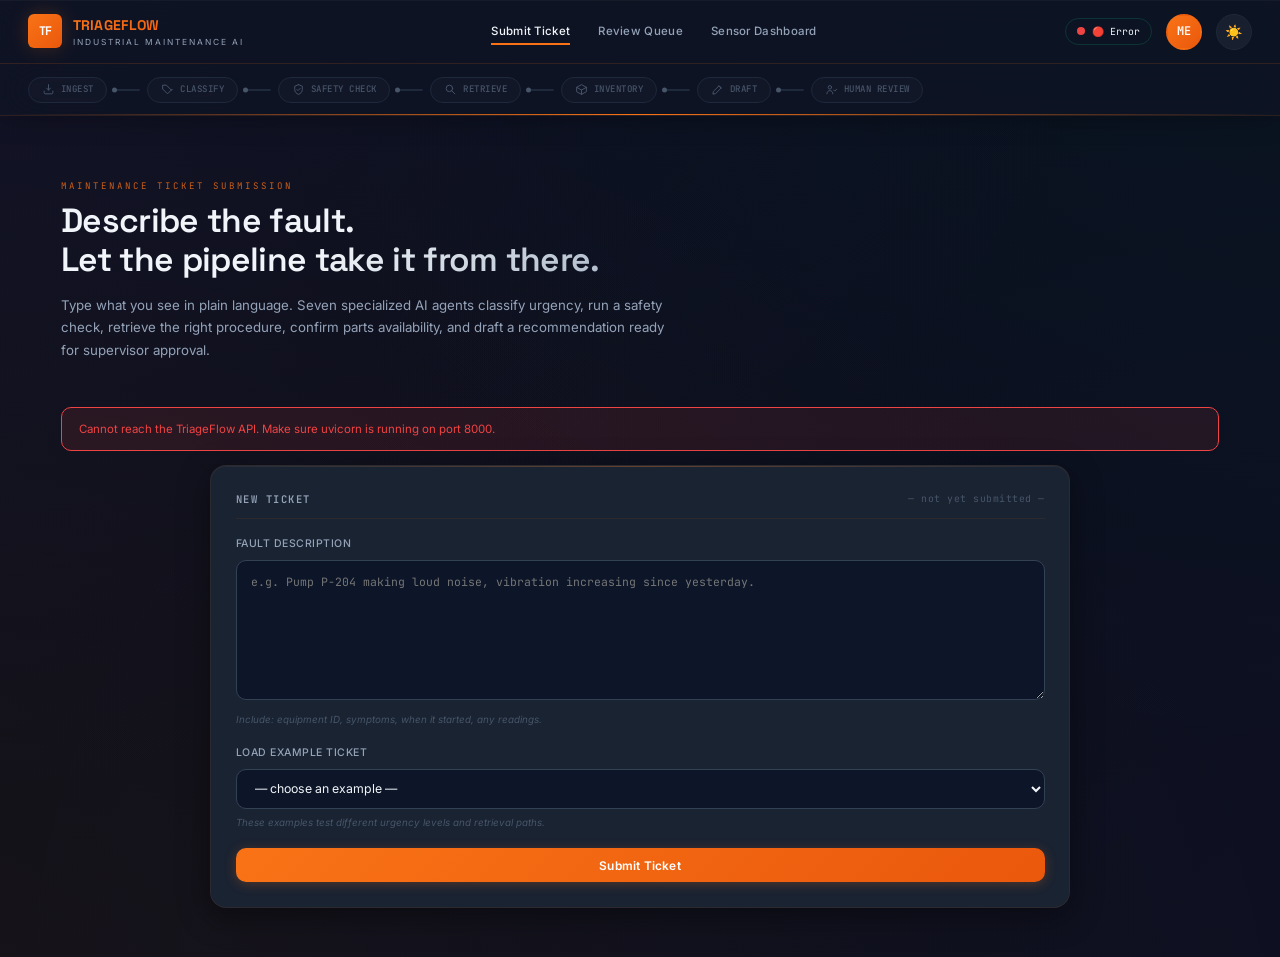
<file: frontend/index.html>
<!doctype html>
<html lang="en">
  <head>
    <meta charset="UTF-8" />
    <meta name="viewport" content="width=device-width, initial-scale=1.0" />
    <title>TriageFlow — Submit Ticket</title>
    <link rel="stylesheet" href="style.css" />
  </head>
  <body>
    <nav class="nav">
      <a href="index.html" class="nav-brand">
        <div class="nav-logo">TF</div>
        <div>
          <div class="nav-title">TRIAGEFLOW</div>
          <div class="nav-subtitle">Industrial Maintenance AI</div>
        </div>
      </a>
      <div class="nav-links">
        <a href="index.html" class="nav-link active">Submit Ticket</a>
        <a href="review.html" class="nav-link">Review Queue</a>
        <a href="dashboard.html" class="nav-link">Sensor Dashboard</a>
      </div>
      <div class="nav-right">
        <div class="nav-status">
          <div class="status-dot" id="status-dot"></div>
          <span id="status-text">Connecting...</span>
        </div>
        <div class="user-avatar" title="Maintenance Engineer">ME</div>
        <button class="theme-toggle" id="theme-toggle" title="Toggle theme">☀️</button>
      </div>
    </nav>

    <div class="pipeline-bar" id="pipeline-bar">
      <div class="pipeline-step">
        <span class="step-label" id="step-ingest">
          <svg class="step-icon" viewBox="0 0 24 24" fill="none" stroke="currentColor" stroke-width="1.8" stroke-linecap="round" stroke-linejoin="round"><path d="M12 3v10m0 0l-3.5-3.5M12 13l3.5-3.5"/><path d="M4 15v3a2 2 0 0 0 2 2h12a2 2 0 0 0 2-2v-3"/></svg>
          <span class="step-text">Ingest</span>
        </span>
      </div>
      <span class="step-arrow">→</span>
      <div class="pipeline-step">
        <span class="step-label" id="step-classify">
          <svg class="step-icon" viewBox="0 0 24 24" fill="none" stroke="currentColor" stroke-width="1.8" stroke-linecap="round" stroke-linejoin="round"><path d="M20 12l-8 8-9-9V4h7l9 9z"/></svg>
          <span class="step-text">Classify</span>
        </span>
      </div>
      <span class="step-arrow">→</span>
      <div class="pipeline-step">
        <span class="step-label" id="step-safety">
          <svg class="step-icon" viewBox="0 0 24 24" fill="none" stroke="currentColor" stroke-width="1.8" stroke-linecap="round" stroke-linejoin="round"><path d="M12 3l7 3v6c0 4.5-3 7.5-7 9-4-1.5-7-4.5-7-9V6l7-3z"/><path d="M9 12l2 2 4-4"/></svg>
          <span class="step-text">Safety Check</span>
        </span>
      </div>
      <span class="step-arrow">→</span>
      <div class="pipeline-step">
        <span class="step-label" id="step-retrieve">
          <svg class="step-icon" viewBox="0 0 24 24" fill="none" stroke="currentColor" stroke-width="1.8" stroke-linecap="round" stroke-linejoin="round"><circle cx="10" cy="10" r="6"/><path d="M20 20l-5.5-5.5"/></svg>
          <span class="step-text">Retrieve</span>
        </span>
      </div>
      <span class="step-arrow">→</span>
      <div class="pipeline-step">
        <span class="step-label" id="step-inventory">
          <svg class="step-icon" viewBox="0 0 24 24" fill="none" stroke="currentColor" stroke-width="1.8" stroke-linecap="round" stroke-linejoin="round"><path d="M21 8l-9-5-9 5 9 5 9-5z"/><path d="M3 8v8l9 5 9-5V8"/><path d="M12 13v8"/></svg>
          <span class="step-text">Inventory</span>
        </span>
      </div>
      <span class="step-arrow">→</span>
      <div class="pipeline-step">
        <span class="step-label" id="step-draft">
          <svg class="step-icon" viewBox="0 0 24 24" fill="none" stroke="currentColor" stroke-width="1.8" stroke-linecap="round" stroke-linejoin="round"><path d="M4 20h4l11-11-4-4L4 16v4z"/><path d="M14.5 5.5l4 4"/></svg>
          <span class="step-text">Draft</span>
        </span>
      </div>
      <span class="step-arrow">→</span>
      <div class="pipeline-step">
        <span class="step-label" id="step-review">
          <svg class="step-icon" viewBox="0 0 24 24" fill="none" stroke="currentColor" stroke-width="1.8" stroke-linecap="round" stroke-linejoin="round"><circle cx="9" cy="8" r="3.2"/><path d="M3.5 20c0-3.5 2.5-6 5.5-6s5.5 2.5 5.5 6"/><path d="M16 13l2 2 3.5-3.5"/></svg>
          <span class="step-text">Human Review</span>
        </span>
      </div>
    </div>

    <div class="page-container">
      <div class="hero">
        <div class="page-eyebrow">Maintenance Ticket Submission</div>
        <div class="page-title">Describe the fault.<br/>Let the pipeline take it from there.</div>
        <div class="page-desc">
          Type what you see in plain language. Seven specialized AI agents classify
          urgency, run a safety check, retrieve the right procedure, confirm parts
          availability, and draft a recommendation ready for supervisor approval.
        </div>
      </div>

      <div class="analytics-grid">
        <div class="analytics-card">
          <svg class="analytics-icon" viewBox="0 0 24 24" fill="none" stroke="currentColor" stroke-width="1.6"><path d="M4 6h16M4 12h16M4 18h10"/></svg>
          <div class="analytics-label">Total Tickets</div>
          <div class="analytics-value">0</div>
          <div class="analytics-change positive">Loading...</div>
        </div>
        <div class="analytics-card">
          <svg class="analytics-icon" viewBox="0 0 24 24" fill="none" stroke="currentColor" stroke-width="1.6"><circle cx="12" cy="12" r="8"/><path d="M12 8v4l3 2"/></svg>
          <div class="analytics-label">Avg Resolution</div>
          <div class="analytics-value">0h</div>
          <div class="analytics-change positive">Loading...</div>
        </div>
        <div class="analytics-card">
          <svg class="analytics-icon" viewBox="0 0 24 24" fill="none" stroke="currentColor" stroke-width="1.6"><path d="M12 3l9 16H3l9-16z"/><path d="M12 10v4M12 17h.01"/></svg>
          <div class="analytics-label">Critical Issues</div>
          <div class="analytics-value">0</div>
          <div class="analytics-change negative">Loading...</div>
        </div>
        <div class="analytics-card">
          <svg class="analytics-icon" viewBox="0 0 24 24" fill="none" stroke="currentColor" stroke-width="1.6"><path d="M4 12l5 5L20 6"/></svg>
          <div class="analytics-label">Success Rate</div>
          <div class="analytics-value">0%</div>
          <div class="analytics-change positive">Loading...</div>
        </div>
      </div>

      <div id="alert-area"></div>

      <div class="form-column">
        <div class="card">
          <div class="card-header">
            <span class="card-title">New Ticket</span>
            <span class="ticket-id" id="new-ticket-id">— not yet submitted —</span>
          </div>
          <div class="form-group">
            <label class="form-label" for="ticket-text">Fault Description</label>
            <textarea class="form-textarea" id="ticket-text" rows="6"
              placeholder="e.g. Pump P-204 making loud noise, vibration increasing since yesterday."></textarea>
            <div class="form-hint">Include: equipment ID, symptoms, when it started, any readings.</div>
          </div>
          <div class="form-group">
            <label class="form-label" for="example-select">Load Example Ticket</label>
            <select class="form-input" id="example-select">
              <option value="">— choose an example —</option>
              <option value="Pump P-204 making loud noise, vibration increasing since yesterday. Temperature reading normal. Bearing housing hot to the touch.">P-204 Pump — Vibration / Bearing Heat</option>
              <option value="Compressor C-11 has stopped operating completely. Production is halted. Gas lift injection has ceased.">C-11 Compressor — Complete Failure / Production Halt</option>
              <option value="Motor M-18 temperature slightly higher than normal. No other symptoms observed.">M-18 Motor — Slight Temperature Increase (Ambiguous)</option>
              <option value="Gas leak detected near Compressor C-305 skid. Gas detector alarm active. Area partially evacuated.">C-305 — Gas Leak (Safety Critical)</option>
              <option value="Heat exchanger HX-77 outlet temperature gradually declining over the past week. No sudden changes.">HX-77 — Gradual Fouling (Routine)</option>
            </select>
            <div class="form-hint">These examples test different urgency levels and retrieval paths.</div>
          </div>
          <button class="btn btn-primary btn-full" id="submit-btn" onclick="handleSubmit()">Submit Ticket</button>
        </div>

        <div class="card" id="result-card" style="display:none;">
          <div class="card-header">
            <span class="card-title">Submission Result</span>
            <span class="badge badge-medium" id="result-status-badge">Processing</span>
          </div>
          <div class="field-row">
            <div class="field">
              <div class="field-label">Ticket ID</div>
              <div class="field-value" style="font-family:var(--font-mono);font-size:0.82rem;" id="result-ticket-id">—</div>
            </div>
            <div class="field">
              <div class="field-label">Status</div>
              <div class="field-value" id="result-status">—</div>
            </div>
          </div>
          <div class="alert alert-info" style="margin-top:0.75rem;">
            ℹ The AI pipeline is running. Once it reaches the review stage a supervisor can
            act on it in the <a href="review.html" style="color:var(--accent-orange);text-decoration:none;font-weight:600;">Review Queue</a>.
          </div>
          <div style="margin-top:1rem;display:flex;gap:0.5rem;flex-wrap:wrap;">
            <button class="btn btn-edit btn-sm" onclick="resetForm()">Submit Another Ticket</button>
            <a href="review.html" class="btn btn-primary btn-sm">Go to Review Queue →</a>
            <a href="dashboard.html" class="btn btn-edit btn-sm">View Dashboard →</a>
          </div>
        </div>
      </div>
    </div>

    <div class="toast-container" id="toast-container"></div>
    <script src="api.js"></script>
    <script src="app.js"></script>
  </body>
</html>
</file>
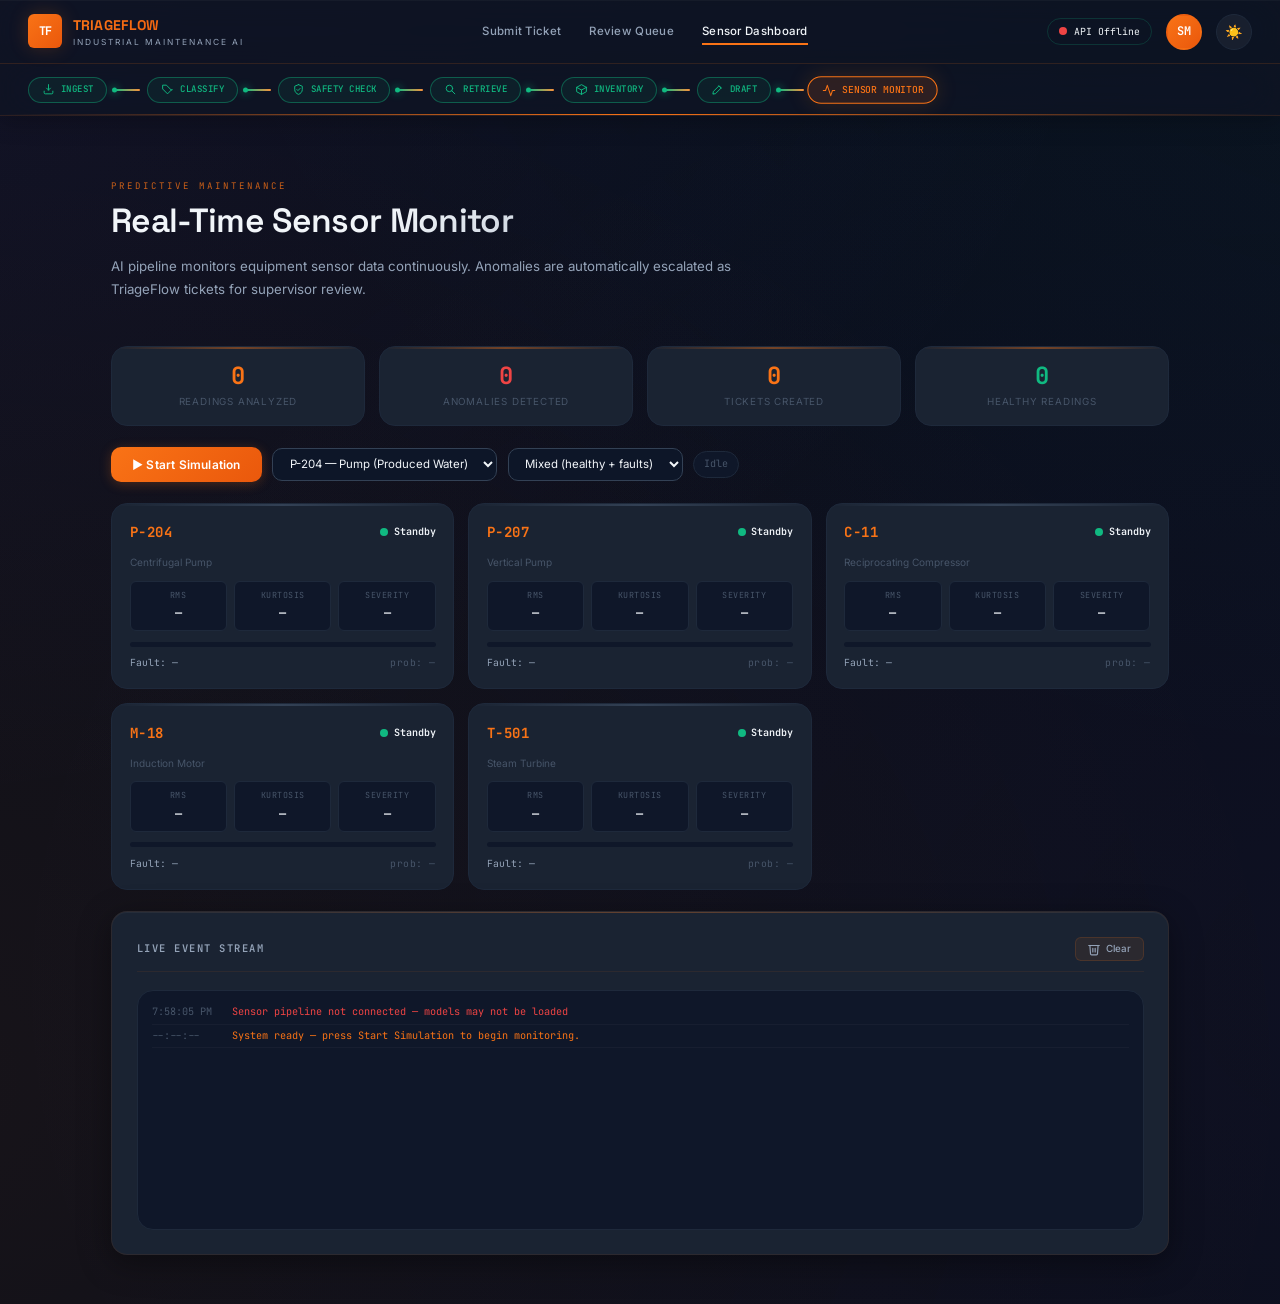
<file: frontend/dashboard.html>
<!doctype html>
<html lang="en">
  <head>
    <meta charset="UTF-8" />
    <meta name="viewport" content="width=device-width, initial-scale=1.0" />
    <title>TriageFlow — Sensor Dashboard</title>
    <link rel="stylesheet" href="style.css" />
    <style>
      .sensor-grid {
        display: grid;
        grid-template-columns: repeat(auto-fit, minmax(280px, 1fr));
        gap: 1rem;
        margin-bottom: 1.5rem;
      }
      .sensor-card {
        background: var(--bg-card);
        border: 1px solid var(--border-default);
        border-radius: var(--radius-lg);
        padding: 1.25rem;
        transition:
          border-color 0.3s,
          box-shadow 0.3s;
        position: relative;
        overflow: hidden;
      }
      .sensor-card::before {
        content: "";
        position: absolute;
        top: 0;
        left: 0;
        right: 0;
        height: 2px;
        background: linear-gradient(
          90deg,
          transparent,
          var(--border-bright),
          transparent
        );
        transition: background 0.3s;
      }
      .sensor-card.anomaly {
        border-color: var(--red);
        box-shadow: 0 0 20px rgba(239, 68, 68, 0.15);
      }
      .sensor-card.anomaly::before {
        background: linear-gradient(
          90deg,
          transparent,
          var(--red),
          transparent
        );
      }
      .sensor-card.healthy {
        border-color: var(--green);
        box-shadow: 0 0 12px rgba(16, 185, 129, 0.08);
      }
      .sensor-card.healthy::before {
        background: linear-gradient(
          90deg,
          transparent,
          var(--green),
          transparent
        );
      }
      .sensor-card-header {
        display: flex;
        justify-content: space-between;
        align-items: center;
        margin-bottom: 0.75rem;
      }
      .equipment-id {
        font-family: var(--font-mono);
        font-size: 1rem;
        font-weight: 700;
        color: var(--accent-orange);
        letter-spacing: 0.5px;
      }
      .status-indicator {
        display: flex;
        align-items: center;
        gap: 0.4rem;
        font-size: 0.72rem;
        font-weight: 600;
        font-family: var(--font-mono);
      }
      .status-dot-live {
        width: 8px;
        height: 8px;
        border-radius: 50%;
      }
      .status-dot-live.red {
        background: var(--red);
        animation: dotPulse 1s infinite;
      }
      .status-dot-live.green {
        background: var(--green);
        animation: dotPulse 2s infinite;
      }
      .status-dot-live.idle {
        background: var(--text-muted);
      }
      .metric-row {
        display: grid;
        grid-template-columns: 1fr 1fr 1fr;
        gap: 0.5rem;
        margin-bottom: 0.75rem;
      }
      .metric {
        text-align: center;
        background: var(--bg-card-deep);
        border-radius: var(--radius-sm);
        padding: 0.5rem 0.25rem;
        border: 1px solid var(--border-default);
      }
      .metric-label {
        font-size: 0.6rem;
        color: var(--text-muted);
        text-transform: uppercase;
        letter-spacing: 0.5px;
        font-family: var(--font-mono);
      }
      .metric-value {
        font-family: var(--font-mono);
        font-size: 0.85rem;
        font-weight: 600;
        color: var(--text-primary);
        margin-top: 0.15rem;
      }
      .anomaly-bar-wrap {
        height: 5px;
        background: var(--bg-card-deep);
        border-radius: 3px;
        overflow: hidden;
        margin-bottom: 0.6rem;
      }
      .anomaly-bar {
        height: 100%;
        border-radius: 3px;
        transition:
          width 0.5s ease,
          background 0.3s;
      }
      .fault-row {
        display: flex;
        justify-content: space-between;
        align-items: center;
      }
      .fault-label {
        font-family: var(--font-mono);
        font-size: 0.7rem;
        color: var(--text-secondary);
      }
      .prob-label {
        font-family: var(--font-mono);
        font-size: 0.68rem;
        color: var(--text-muted);
      }
      .stream-log {
        background: var(--bg-card-deep);
        border: 1px solid var(--border-default);
        border-radius: var(--radius-lg);
        height: 240px;
        overflow-y: auto;
        padding: 0.75rem 1rem;
        font-family: var(--font-mono);
        font-size: 0.73rem;
      }
      .log-entry {
        padding: 0.22rem 0;
        border-bottom: 1px solid rgba(255, 255, 255, 0.03);
        display: flex;
        gap: 0.75rem;
        animation: fadeIn 0.2s ease;
      }
      .log-time {
        color: var(--text-muted);
        flex-shrink: 0;
        min-width: 70px;
      }
      .log-normal {
        color: var(--green);
      }
      .log-fault {
        color: var(--red);
      }
      .log-info {
        color: var(--accent-orange);
      }
      .stats-row {
        display: grid;
        grid-template-columns: repeat(4, 1fr);
        gap: 1rem;
        margin-bottom: 1.5rem;
      }
      .stat-box {
        background: var(--bg-card);
        border: 1px solid var(--border-default);
        border-radius: var(--radius-lg);
        padding: 1.1rem 1.25rem;
        text-align: center;
        transition:
          border-color 0.3s,
          transform 0.2s;
        position: relative;
        overflow: hidden;
      }
      .stat-box::before {
        content: "";
        position: absolute;
        top: 0;
        left: 0;
        right: 0;
        height: 2px;
        background: linear-gradient(
          90deg,
          transparent,
          var(--accent-orange),
          transparent
        );
        opacity: 0.4;
      }
      .stat-box:hover {
        border-color: rgba(249, 115, 22, 0.25);
        transform: translateY(-2px);
      }
      .stat-number {
        font-family: var(--font-mono);
        font-size: 1.7rem;
        font-weight: 700;
        color: var(--accent-orange);
        line-height: 1.2;
        transition: all 0.3s;
      }
      .stat-label {
        font-size: 0.7rem;
        color: var(--text-muted);
        text-transform: uppercase;
        letter-spacing: 0.8px;
        margin-top: 0.25rem;
      }
      .controls-bar {
        display: flex;
        gap: 0.75rem;
        align-items: center;
        margin-bottom: 1.5rem;
        flex-wrap: wrap;
      }
      .select-input {
        background: var(--bg-input);
        border: 1px solid var(--border-bright);
        border-radius: var(--radius-md);
        color: var(--text-primary);
        font-family: var(--font-ui);
        font-size: 0.82rem;
        padding: 0.55rem 0.9rem;
        outline: none;
        transition: border-color 0.2s;
        cursor: pointer;
      }
      .select-input:focus {
        border-color: var(--accent-orange);
        box-shadow: 0 0 0 3px var(--accent-orange-dim);
      }
      .sim-status-chip {
        font-family: var(--font-mono);
        font-size: 0.72rem;
        color: var(--text-muted);
        padding: 0.3rem 0.7rem;
        background: var(--bg-card-deep);
        border: 1px solid var(--border-default);
        border-radius: 20px;
      }
      @keyframes fadeIn {
        from {
          opacity: 0;
          transform: translateY(-3px);
        }
        to {
          opacity: 1;
          transform: translateY(0);
        }
      }
      @media (max-width: 768px) {
        .stats-row {
          grid-template-columns: repeat(2, 1fr);
        }
        .sensor-grid {
          grid-template-columns: 1fr;
        }
      }
    </style>
  </head>
  <body>
    <!-- Navigation -->
    <nav class="nav">
      <a href="index.html" class="nav-brand">
        <div class="nav-logo">TF</div>
        <div>
          <div class="nav-title">TRIAGEFLOW</div>
          <div class="nav-subtitle">Industrial Maintenance AI</div>
        </div>
      </a>
      <div class="nav-links">
        <a href="index.html" class="nav-link">Submit Ticket</a>
        <a href="review.html" class="nav-link">Review Queue</a>
        <a href="dashboard.html" class="nav-link active">Sensor Dashboard</a>
      </div>
      <div class="nav-right">
        <div class="nav-status">
          <div class="status-dot" id="status-dot"></div>
          <span id="status-text">Connecting...</span>
        </div>
        <div class="user-avatar" title="System Monitor">SM</div>
        <button class="theme-toggle" id="theme-toggle" title="Toggle theme">
          ☀️
        </button>
      </div>
    </nav>

    <!-- Pipeline Bar -->
    <div class="pipeline-bar">
      <div class="pipeline-step">
        <span class="step-label completed">
          <svg
            class="step-icon"
            viewBox="0 0 24 24"
            fill="none"
            stroke="currentColor"
            stroke-width="1.8"
            stroke-linecap="round"
            stroke-linejoin="round"
          >
            <path d="M12 3v10m0 0l-3.5-3.5M12 13l3.5-3.5" />
            <path d="M4 15v3a2 2 0 0 0 2 2h12a2 2 0 0 0 2-2v-3" />
          </svg>
          <span class="step-text">Ingest</span>
        </span>
      </div>
      <span class="step-arrow">→</span>
      <div class="pipeline-step">
        <span class="step-label completed">
          <svg
            class="step-icon"
            viewBox="0 0 24 24"
            fill="none"
            stroke="currentColor"
            stroke-width="1.8"
            stroke-linecap="round"
            stroke-linejoin="round"
          >
            <path d="M20 12l-8 8-9-9V4h7l9 9z" />
          </svg>
          <span class="step-text">Classify</span>
        </span>
      </div>
      <span class="step-arrow">→</span>
      <div class="pipeline-step">
        <span class="step-label completed">
          <svg
            class="step-icon"
            viewBox="0 0 24 24"
            fill="none"
            stroke="currentColor"
            stroke-width="1.8"
            stroke-linecap="round"
            stroke-linejoin="round"
          >
            <path d="M12 3l7 3v6c0 4.5-3 7.5-7 9-4-1.5-7-4.5-7-9V6l7-3z" />
            <path d="M9 12l2 2 4-4" />
          </svg>
          <span class="step-text">Safety Check</span>
        </span>
      </div>
      <span class="step-arrow">→</span>
      <div class="pipeline-step">
        <span class="step-label completed">
          <svg
            class="step-icon"
            viewBox="0 0 24 24"
            fill="none"
            stroke="currentColor"
            stroke-width="1.8"
            stroke-linecap="round"
            stroke-linejoin="round"
          >
            <circle cx="10" cy="10" r="6" />
            <path d="M20 20l-5.5-5.5" />
          </svg>
          <span class="step-text">Retrieve</span>
        </span>
      </div>
      <span class="step-arrow">→</span>
      <div class="pipeline-step">
        <span class="step-label completed">
          <svg
            class="step-icon"
            viewBox="0 0 24 24"
            fill="none"
            stroke="currentColor"
            stroke-width="1.8"
            stroke-linecap="round"
            stroke-linejoin="round"
          >
            <path d="M21 8l-9-5-9 5 9 5 9-5z" />
            <path d="M3 8v8l9 5 9-5V8" />
            <path d="M12 13v8" />
          </svg>
          <span class="step-text">Inventory</span>
        </span>
      </div>
      <span class="step-arrow">→</span>
      <div class="pipeline-step">
        <span class="step-label completed">
          <svg
            class="step-icon"
            viewBox="0 0 24 24"
            fill="none"
            stroke="currentColor"
            stroke-width="1.8"
            stroke-linecap="round"
            stroke-linejoin="round"
          >
            <path d="M4 20h4l11-11-4-4L4 16v4z" />
            <path d="M14.5 5.5l4 4" />
          </svg>
          <span class="step-text">Draft</span>
        </span>
      </div>
      <span class="step-arrow">→</span>
      <div class="pipeline-step">
        <span class="step-label active">
          <svg
            class="step-icon"
            viewBox="0 0 24 24"
            fill="none"
            stroke="currentColor"
            stroke-width="1.8"
            stroke-linecap="round"
            stroke-linejoin="round"
          >
            <path d="M22 12h-4l-3 9L9 3l-3 9H2" />
          </svg>
          <span class="step-text">Sensor Monitor</span>
        </span>
      </div>
    </div>

    <div class="page-container" style="max-width: 1100px">
      <div class="hero">
        <div class="page-eyebrow">Predictive Maintenance</div>
        <div class="page-title">Real-Time Sensor Monitor</div>
        <div class="page-desc">
          AI pipeline monitors equipment sensor data continuously. Anomalies are
          automatically escalated as TriageFlow tickets for supervisor review.
        </div>
      </div>

      <!-- Stats Row -->
      <div class="stats-row">
        <div class="stat-box">
          <div class="stat-number" id="stat-total">0</div>
          <div class="stat-label">Readings Analyzed</div>
        </div>
        <div class="stat-box">
          <div
            class="stat-number"
            id="stat-anomalies"
            style="color: var(--red)"
          >
            0
          </div>
          <div class="stat-label">Anomalies Detected</div>
        </div>
        <div class="stat-box">
          <div
            class="stat-number"
            id="stat-tickets"
            style="color: var(--accent-orange)"
          >
            0
          </div>
          <div class="stat-label">Tickets Created</div>
        </div>
        <div class="stat-box">
          <div
            class="stat-number"
            id="stat-healthy"
            style="color: var(--green)"
          >
            0
          </div>
          <div class="stat-label">Healthy Readings</div>
        </div>
      </div>

      <!-- Controls -->
      <div class="controls-bar">
        <button
          class="btn btn-primary"
          id="btn-simulate"
          onclick="startSimulation()"
        >
          ▶ Start Simulation
        </button>
        <button
          class="btn btn-reject"
          id="btn-stop"
          onclick="stopSimulation()"
          style="display: none"
        >
          ■ Stop
        </button>
        <select class="select-input" id="equipment-select">
          <option value="P-204">P-204 — Pump (Produced Water)</option>
          <option value="P-207">P-207 — Pump (Cooling Water)</option>
          <option value="C-11">C-11 — Compressor (Gas Lift)</option>
          <option value="M-18">M-18 — Motor (Drive)</option>
          <option value="T-501">T-501 — Turbine (Steam)</option>
        </select>
        <select class="select-input" id="mode-select">
          <option value="mixed">Mixed (healthy + faults)</option>
          <option value="healthy">Healthy only</option>
          <option value="fault">Fault injection</option>
        </select>
        <span class="sim-status-chip" id="sim-status">Idle</span>
      </div>

      <!-- Sensor Cards -->
      <div class="sensor-grid" id="sensor-grid">
        <!-- Injected by sensor_monitor.js -->
      </div>

      <!-- Live Stream Log -->
      <div class="card">
        <div class="card-header">
          <span class="card-title">Live Event Stream</span>
          <button class="btn-refresh" onclick="clearLog()">
            <svg
              class="refresh-icon"
              viewBox="0 0 24 24"
              fill="none"
              stroke="currentColor"
              stroke-width="2"
              stroke-linecap="round"
              stroke-linejoin="round"
            >
              <polyline points="3 6 5 6 21 6" />
              <path d="M19 6l-1 14a2 2 0 0 1-2 2H8a2 2 0 0 1-2-2L5 6" />
              <path d="M10 11v6M14 11v6" />
            </svg>
            Clear
          </button>
        </div>
        <div class="stream-log" id="stream-log">
          <div class="log-entry">
            <span class="log-time">--:--:--</span>
            <span class="log-info"
              >System ready — press Start Simulation to begin monitoring.</span
            >
          </div>
        </div>
      </div>
    </div>

    <div class="toast-container" id="toast-container"></div>

    <script src="api.js"></script>
    <script src="app.js"></script>
    <script src="sensor_monitor.js"></script>
  </body>
</html>
</file>
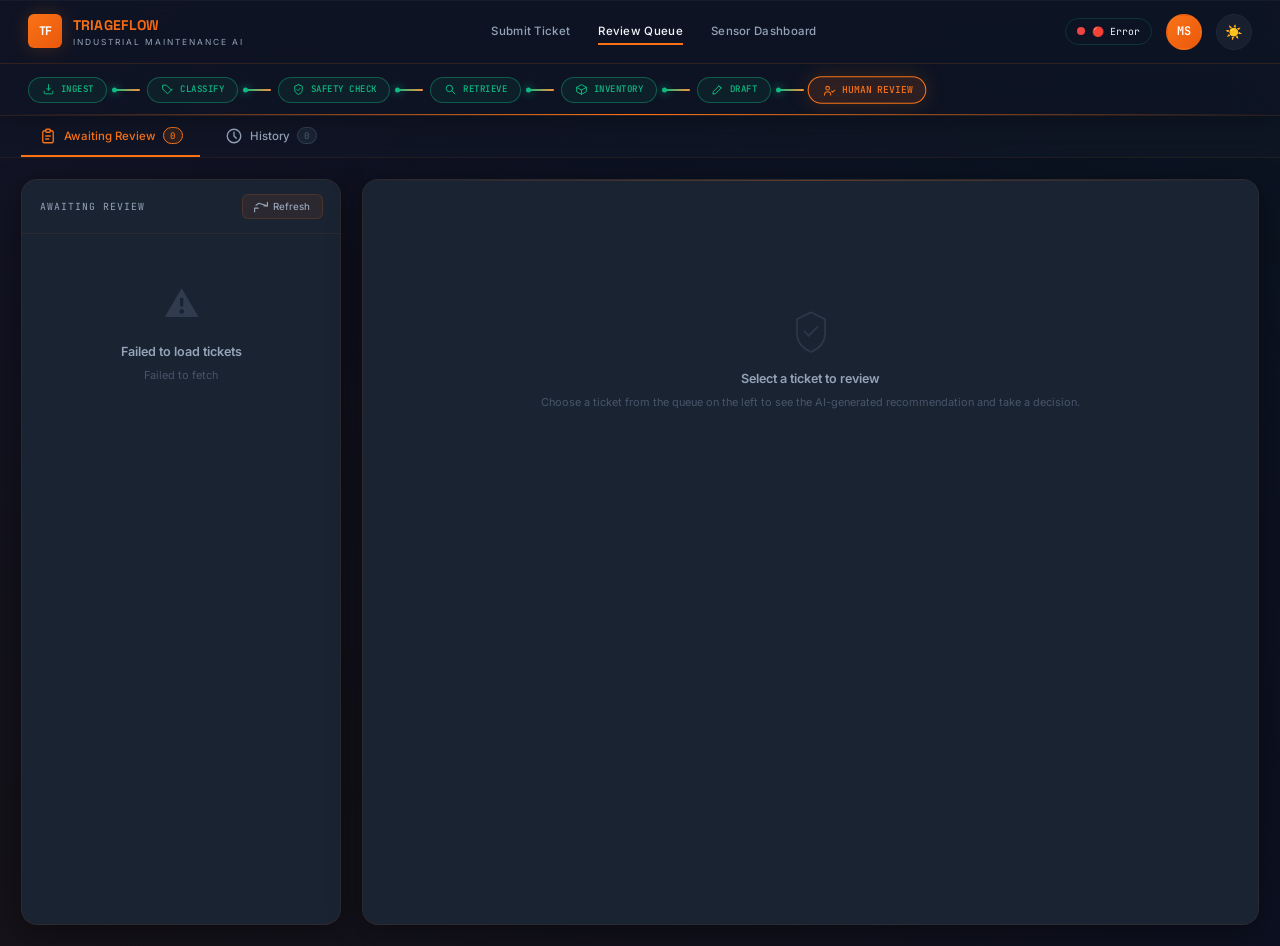
<file: frontend/review.html>
<!doctype html>
<html lang="en">
  <head>
    <meta charset="UTF-8" />
    <meta name="viewport" content="width=device-width, initial-scale=1.0" />
    <title>TriageFlow — Review Queue</title>
    <link rel="stylesheet" href="style.css" />
  </head>
  <body>
    <!-- Navigation -->
    <nav class="nav">
      <a href="index.html" class="nav-brand">
        <div class="nav-logo">TF</div>
        <div>
          <div class="nav-title">TRIAGEFLOW</div>
          <div class="nav-subtitle">Industrial Maintenance AI</div>
        </div>
      </a>
      <div class="nav-links">
        <a href="index.html" class="nav-link">Submit Ticket</a>
        <a href="review.html" class="nav-link active">Review Queue</a>
        <a href="dashboard.html" class="nav-link">Sensor Dashboard</a>
      </div>
      <div class="nav-right">
        <div class="nav-status">
          <div class="status-dot" id="status-dot"></div>
          <span id="status-text">Connecting...</span>
        </div>
        <div class="user-avatar" title="Maintenance Supervisor">MS</div>
        <button class="theme-toggle" id="theme-toggle" title="Toggle theme">
          ☀️
        </button>
      </div>
    </nav>

    <!-- Pipeline Bar — all completed since review is the final step -->
    <div class="pipeline-bar">
      <div class="pipeline-step">
        <span class="step-label completed">
          <svg
            class="step-icon"
            viewBox="0 0 24 24"
            fill="none"
            stroke="currentColor"
            stroke-width="1.8"
            stroke-linecap="round"
            stroke-linejoin="round"
          >
            <path d="M12 3v10m0 0l-3.5-3.5M12 13l3.5-3.5" />
            <path d="M4 15v3a2 2 0 0 0 2 2h12a2 2 0 0 0 2-2v-3" />
          </svg>
          <span class="step-text">Ingest</span>
        </span>
      </div>
      <span class="step-arrow">→</span>
      <div class="pipeline-step">
        <span class="step-label completed">
          <svg
            class="step-icon"
            viewBox="0 0 24 24"
            fill="none"
            stroke="currentColor"
            stroke-width="1.8"
            stroke-linecap="round"
            stroke-linejoin="round"
          >
            <path d="M20 12l-8 8-9-9V4h7l9 9z" />
          </svg>
          <span class="step-text">Classify</span>
        </span>
      </div>
      <span class="step-arrow">→</span>
      <div class="pipeline-step">
        <span class="step-label completed">
          <svg
            class="step-icon"
            viewBox="0 0 24 24"
            fill="none"
            stroke="currentColor"
            stroke-width="1.8"
            stroke-linecap="round"
            stroke-linejoin="round"
          >
            <path d="M12 3l7 3v6c0 4.5-3 7.5-7 9-4-1.5-7-4.5-7-9V6l7-3z" />
            <path d="M9 12l2 2 4-4" />
          </svg>
          <span class="step-text">Safety Check</span>
        </span>
      </div>
      <span class="step-arrow">→</span>
      <div class="pipeline-step">
        <span class="step-label completed">
          <svg
            class="step-icon"
            viewBox="0 0 24 24"
            fill="none"
            stroke="currentColor"
            stroke-width="1.8"
            stroke-linecap="round"
            stroke-linejoin="round"
          >
            <circle cx="10" cy="10" r="6" />
            <path d="M20 20l-5.5-5.5" />
          </svg>
          <span class="step-text">Retrieve</span>
        </span>
      </div>
      <span class="step-arrow">→</span>
      <div class="pipeline-step">
        <span class="step-label completed">
          <svg
            class="step-icon"
            viewBox="0 0 24 24"
            fill="none"
            stroke="currentColor"
            stroke-width="1.8"
            stroke-linecap="round"
            stroke-linejoin="round"
          >
            <path d="M21 8l-9-5-9 5 9 5 9-5z" />
            <path d="M3 8v8l9 5 9-5V8" />
            <path d="M12 13v8" />
          </svg>
          <span class="step-text">Inventory</span>
        </span>
      </div>
      <span class="step-arrow">→</span>
      <div class="pipeline-step">
        <span class="step-label completed">
          <svg
            class="step-icon"
            viewBox="0 0 24 24"
            fill="none"
            stroke="currentColor"
            stroke-width="1.8"
            stroke-linecap="round"
            stroke-linejoin="round"
          >
            <path d="M4 20h4l11-11-4-4L4 16v4z" />
            <path d="M14.5 5.5l4 4" />
          </svg>
          <span class="step-text">Draft</span>
        </span>
      </div>
      <span class="step-arrow">→</span>
      <div class="pipeline-step">
        <span class="step-label active">
          <svg
            class="step-icon"
            viewBox="0 0 24 24"
            fill="none"
            stroke="currentColor"
            stroke-width="1.8"
            stroke-linecap="round"
            stroke-linejoin="round"
          >
            <circle cx="9" cy="8" r="3.2" />
            <path d="M3.5 20c0-3.5 2.5-6 5.5-6s5.5 2.5 5.5 6" />
            <path d="M16 13l2 2 3.5-3.5" />
          </svg>
          <span class="step-text">Human Review</span>
        </span>
      </div>
    </div>

    <!-- Tab Bar -->
    <div class="tab-bar">
      <button
        class="tab-btn active"
        id="tab-queue"
        onclick="switchTab('queue')"
      >
        <svg
          class="tab-icon"
          viewBox="0 0 24 24"
          fill="none"
          stroke="currentColor"
          stroke-width="1.8"
          stroke-linecap="round"
          stroke-linejoin="round"
        >
          <path
            d="M9 5H7a2 2 0 0 0-2 2v12a2 2 0 0 0 2 2h10a2 2 0 0 0 2-2V7a2 2 0 0 0-2-2h-2"
          />
          <rect x="9" y="3" width="6" height="4" rx="1" />
          <path d="M9 12h6M9 16h4" />
        </svg>
        Awaiting Review
        <span class="tab-count" id="queue-count">0</span>
      </button>
      <button class="tab-btn" id="tab-history" onclick="switchTab('history')">
        <svg
          class="tab-icon"
          viewBox="0 0 24 24"
          fill="none"
          stroke="currentColor"
          stroke-width="1.8"
          stroke-linecap="round"
          stroke-linejoin="round"
        >
          <circle cx="12" cy="12" r="9" />
          <path d="M12 7v5l3 3" />
        </svg>
        History
        <span class="tab-count" id="history-count">0</span>
      </button>
    </div>

    <!-- Split Panel Layout -->
    <div class="review-layout">
      <!-- Left: Ticket List -->
      <div class="ticket-list">
        <div class="ticket-list-header">
          <span id="list-heading">Awaiting Review</span>
          <button class="btn-refresh" onclick="refreshCurrentTab()">
            <svg
              class="refresh-icon"
              viewBox="0 0 24 24"
              fill="none"
              stroke="currentColor"
              stroke-width="2"
              stroke-linecap="round"
              stroke-linejoin="round"
            >
              <path d="M23 4v6h-6" />
              <path d="M1 20v-6h6" />
              <path d="M3.5 9a9 0 0 1 14.85-3.36L23 10" />
              <path d="M20.5 15a9 0 0 1-14.85 3.36L1 14" />
            </svg>
            Refresh
          </button>
        </div>
        <div class="ticket-list-body" id="ticket-list-body">
          <div class="empty-state">
            <svg
              class="empty-state-svg"
              viewBox="0 0 48 48"
              fill="none"
              stroke="currentColor"
              stroke-width="1.5"
            >
              <rect x="8" y="6" width="32" height="36" rx="3" />
              <path d="M16 16h16M16 22h16M16 28h10" />
              <circle
                cx="36"
                cy="36"
                r="6"
                fill="var(--bg-card)"
                stroke="currentColor"
              />
              <path d="M34 36l1.5 1.5L38 34" />
            </svg>
            <div class="empty-state-title">Loading tickets...</div>
            <div class="empty-state-desc">Fetching from the API</div>
          </div>
        </div>
      </div>

      <!-- Right: Detail Panel -->
      <div class="detail-panel" id="detail-panel">
        <div class="empty-state" style="margin-top: 4rem">
          <svg
            class="empty-state-svg"
            style="width: 56px; height: 56px"
            viewBox="0 0 48 48"
            fill="none"
            stroke="currentColor"
            stroke-width="1.5"
          >
            <path d="M24 8l12 6v12c0 8-5 13-12 16-7-3-12-8-12-16V14L24 8z" />
            <path d="M18 24l4 4 8-8" />
          </svg>
          <div class="empty-state-title">Select a ticket to review</div>
          <div class="empty-state-desc">
            Choose a ticket from the queue on the left to see the AI-generated
            recommendation and take a decision.
          </div>
        </div>
      </div>
    </div>

    <!-- Activity Feed (hidden, referenced by app.js) -->
    <div id="activity-feed" style="display: none"></div>

    <!-- Toast notifications -->
    <div class="toast-container" id="toast-container"></div>

    <script src="api.js"></script>
    <script src="app.js"></script>
  </body>
</html>
</file>
<file: frontend/style.css>
/* frontend/style.css
   TriageFlow Industrial Theme - Enhanced with Beautiful Animations
   Dark Navy + Orange + Gradient Accents
*/

/* --- Imports --- */
@import url('https://fonts.googleapis.com/css2?family=Inter:wght@300;400;500;600;700&family=Space+Grotesk:wght@500;600;700&family=JetBrains+Mono:wght@400;500;600&display=swap');

/* --- Design Tokens --- */
:root {
  --bg-primary:     #0a0e1a;
  --bg-secondary:   #111827;
  --bg-card:        #1a2332;
  --bg-card-deep:   #0f1729;
  --bg-input:       #0d1628;
  --accent-orange:  #f97316;
  --accent-orange-hover: #fb923c;
  --accent-orange-dim:   #f9731622;
  --accent-purple:  #8b5cf6;
  --accent-cyan:    #06b6d4;
  --accent-pink:    #ec4899;
  --text-primary:   #f1f5f9;
  --text-secondary: #94a3b8;
  --text-muted:     #475569;
  --border-default: #1e293b;
  --border-bright:  #334155;
  --green:          #10b981;
  --green-dark:     #059669;
  --red:            #ef4444;
  --red-dark:       #dc2626;
  --yellow:         #f59e0b;
  --yellow-dark:    #d97706;
  --blue:           #3b82f6;
  --blue-dark:      #2563eb;
  --orange-dark:    #ea580c;
  --white:          #ffffff;

  --radius-sm: 6px;
  --radius-md: 10px;
  --radius-lg: 16px;
  --radius-xl: 22px;
  --font-ui:      'Inter', system-ui, sans-serif;
  --font-display: 'Space Grotesk', 'Inter', system-ui, sans-serif;
  --font-mono:    'JetBrains Mono', 'Courier New', monospace;

  --shadow-glow: 0 0 30px rgba(249, 115, 22, 0.1);
  --shadow-card: 0 8px 32px rgba(0, 0, 0, 0.4);
  --shadow-deep: 0 20px 60px rgba(0, 0, 0, 0.45);
  --glass-border: rgba(249, 115, 22, 0.12);
}

/* --- Light Theme --- */
[data-theme="light"] {
  --bg-primary: #f1f5f9;
  --bg-secondary: #e2e8f0;
  --bg-card: var(--white);
  --bg-card-deep: #f8fafc;
  --bg-input: #f1f5f9;
  --text-primary: #0f172a;
  --text-secondary: #475569;
  --text-muted: #94a3b8;
  --border-default: #e2e8f0;
  --border-bright: #cbd5e1;
  --shadow-card: 0 8px 32px rgba(0, 0, 0, 0.06);
}

/* --- Reset --- */
*, *::before, *::after { box-sizing: border-box; margin: 0; padding: 0; }
html { font-size: 14px; scroll-behavior: smooth; }
body {
  background: var(--bg-primary);
  color: var(--text-primary);
  font-family: var(--font-ui);
  line-height: 1.6;
  min-height: 100vh;
  position: relative;
  transition: background 0.3s ease, color 0.3s ease;
}

/* Animated background gradient */
body::before {
  content: '';
  position: fixed;
  top: -50%;
  left: -50%;
  width: 200%;
  height: 200%;
  background: 
    radial-gradient(ellipse at 15% 20%, rgba(139, 92, 246, 0.07) 0%, transparent 45%),
    radial-gradient(ellipse at 85% 15%, rgba(6, 182, 212, 0.05) 0%, transparent 45%),
    radial-gradient(ellipse at 20% 85%, rgba(249, 115, 22, 0.06) 0%, transparent 50%),
    radial-gradient(ellipse at 80% 80%, rgba(139, 92, 246, 0.04) 0%, transparent 50%);
  animation: bgFloat 26s ease-in-out infinite;
  z-index: 0;
  pointer-events: none;
}

[data-theme="light"] body::before {
  opacity: 0.5;
}

@keyframes bgFloat {
  0%, 100% { transform: translate(0, 0) rotate(0deg); }
  33% { transform: translate(2%, -2%) rotate(1deg); }
  66% { transform: translate(-1%, 1%) rotate(-1deg); }
}

/* --- Scrollbar Styling --- */
::-webkit-scrollbar { width: 6px; height: 6px; }
::-webkit-scrollbar-track { background: var(--bg-secondary); }
::-webkit-scrollbar-thumb { 
  background: linear-gradient(180deg, var(--accent-orange), var(--orange-dark));
  border-radius: 3px;
}
::-webkit-scrollbar-thumb:hover { background: var(--accent-orange); }

/* --- Top Navigation Bar --- */
.nav {
  background: rgba(15, 20, 35, 0.75);
  backdrop-filter: blur(24px) saturate(140%);
  -webkit-backdrop-filter: blur(24px) saturate(140%);
  border-bottom: 1px solid rgba(249, 115, 22, 0.15);
  padding: 0 2rem;
  height: 64px;
  display: flex;
  align-items: center;
  justify-content: space-between;
  position: sticky;
  top: 0;
  z-index: 100;
  transition: all 0.3s ease;
  box-shadow: 0 1px 0 rgba(255, 255, 255, 0.03) inset;
}

[data-theme="light"] .nav {
  background: rgba(255, 255, 255, 0.85);
}

.nav-brand {
  display: flex;
  align-items: center;
  gap: 0.75rem;
  text-decoration: none;
  position: relative;
}

.nav-logo {
  width: 34px;
  height: 34px;
  background: linear-gradient(135deg, var(--accent-orange), var(--orange-dark));
  border-radius: var(--radius-sm);
  display: flex;
  align-items: center;
  justify-content: center;
  font-family: var(--font-mono);
  font-size: 0.85rem;
  font-weight: 700;
  color: var(--white);
  letter-spacing: -0.5px;
  animation: logoPulse 3s ease-in-out infinite;
  box-shadow: 0 0 20px rgba(249, 115, 22, 0.2);
}

@keyframes logoPulse {
  0%, 100% { box-shadow: 0 0 20px rgba(249, 115, 22, 0.2); }
  50% { box-shadow: 0 0 32px rgba(249, 115, 22, 0.35); }
}

.nav-title {
  font-family: var(--font-display);
  font-size: 1rem;
  font-weight: 700;
  background: linear-gradient(135deg, var(--accent-orange), var(--orange-dark));
  -webkit-background-clip: text;
  -webkit-text-fill-color: transparent;
  letter-spacing: 0.3px;
}

.nav-subtitle {
  font-size: 0.6rem;
  color: var(--text-secondary);
  letter-spacing: 2px;
  text-transform: uppercase;
  -webkit-text-fill-color: var(--text-secondary);
}

.nav-links {
  display: flex;
  align-items: center;
  gap: 2rem;
}

.nav-link {
  color: var(--text-secondary);
  text-decoration: none;
  font-size: 0.82rem;
  font-weight: 500;
  letter-spacing: 0.3px;
  transition: all 0.3s ease;
  position: relative;
  padding: 0.3rem 0;
}

.nav-link::after {
  content: '';
  position: absolute;
  bottom: 0;
  left: 0;
  width: 0;
  height: 2px;
  background: var(--accent-orange);
  transition: width 0.3s ease;
}

.nav-link:hover::after,
.nav-link.active::after {
  width: 100%;
}

.nav-link:hover,
.nav-link.active {
  color: var(--text-primary);
}

.nav-right {
  display: flex;
  align-items: center;
  gap: 1rem;
}

/* --- Status Indicators --- */
.nav-status {
  display: flex;
  align-items: center;
  gap: 0.5rem;
  font-size: 0.7rem;
  font-family: var(--font-mono);
  padding: 0.3rem 0.8rem;
  border-radius: 20px;
  border: 1px solid rgba(16, 185, 129, 0.2);
  transition: all 0.3s ease;
}

.status-dot {
  width: 8px;
  height: 8px;
  border-radius: 50%;
  transition: all 0.3s ease;
}

.status-dot.online {
  background: var(--green);
  animation: dotPulse 2s ease-in-out infinite;
}

.status-dot.processing {
  background: var(--yellow);
  animation: dotPulse 0.8s ease-in-out infinite;
}

.status-dot.error {
  background: var(--red);
  animation: none;
}

.status-dot.idle {
  background: var(--text-muted);
  animation: none;
}

@keyframes dotPulse {
  0%, 100% { opacity: 1; transform: scale(1); }
  50% { opacity: 0.4; transform: scale(0.8); }
}

/* --- User Avatar --- */
.user-avatar {
  width: 36px;
  height: 36px;
  border-radius: 50%;
  background: linear-gradient(135deg, var(--accent-orange), var(--orange-dark));
  display: flex;
  align-items: center;
  justify-content: center;
  font-family: var(--font-mono);
  font-size: 0.85rem;
  font-weight: 600;
  color: var(--white);
  cursor: pointer;
  transition: all 0.3s ease;
  border: 2px solid transparent;
  position: relative;
  flex-shrink: 0;
}

.user-avatar:hover {
  transform: scale(1.05);
  border-color: var(--accent-orange);
  box-shadow: 0 0 20px rgba(249, 115, 22, 0.3);
}

/* --- Theme Toggle --- */
.theme-toggle {
  background: rgba(255, 255, 255, 0.05);
  border: 1px solid var(--border-default);
  color: var(--text-secondary);
  cursor: pointer;
  width: 36px;
  height: 36px;
  border-radius: 50%;
  display: flex;
  align-items: center;
  justify-content: center;
  transition: all 0.3s ease;
  font-size: 1rem;
  flex-shrink: 0;
}

.theme-toggle:hover {
  background: rgba(249, 115, 22, 0.1);
  border-color: var(--accent-orange);
  color: var(--text-primary);
  transform: rotate(30deg);
}

/* --- Pipeline Status Bar (signature element) --- */
.pipeline-bar {
  background: rgba(15, 20, 35, 0.75);
  backdrop-filter: blur(24px) saturate(140%);
  -webkit-backdrop-filter: blur(24px) saturate(140%);
  border-bottom: 1px solid var(--glass-border);
  padding: 0.9rem 2rem;
  display: flex;
  align-items: center;
  gap: 0;
  overflow-x: auto;
  position: sticky;
  top: 64px;
  z-index: 99;
  box-shadow: 0 4px 24px rgba(0, 0, 0, 0.25);
  transition: all 0.3s ease;
}

[data-theme="light"] .pipeline-bar {
  background: rgba(255, 255, 255, 0.85);
}

.pipeline-bar::-webkit-scrollbar {
  height: 3px;
}
.pipeline-bar::-webkit-scrollbar-track {
  background: transparent;
}
.pipeline-bar::-webkit-scrollbar-thumb {
  background: var(--accent-orange);
  border-radius: 3px;
}

.pipeline-bar::after {
  content: '';
  position: absolute;
  bottom: 0;
  left: 0;
  right: 0;
  height: 1px;
  background: linear-gradient(90deg, transparent, var(--accent-orange), transparent);
  animation: shimmer 3s ease-in-out infinite;
}

@keyframes shimmer {
  0% { opacity: 0.3; }
  50% { opacity: 1; }
  100% { opacity: 0.3; }
}

.pipeline-step {
  display: flex;
  align-items: center;
  gap: 0;
  flex-shrink: 0;
}

/* Each stage is an icon + label pill. The icon and text live inside
   the same #step-* element JS already toggles classes on — JS only
   ever rewrites className (never innerHTML) here, so nesting markup
   inside is safe and won't be wiped out on state change. */
.step-label {
  display: inline-flex;
  align-items: center;
  gap: 0.45rem;
  font-family: var(--font-mono);
  font-size: 0.65rem;
  font-weight: 500;
  color: var(--text-muted);
  padding: 0.4rem 0.9rem;
  border: 1px solid var(--border-default);
  border-radius: 999px;
  letter-spacing: 0.5px;
  text-transform: uppercase;
  transition: all 0.4s cubic-bezier(0.4, 0, 0.2, 1);
  white-space: nowrap;
  position: relative;
  background: rgba(255, 255, 255, 0.015);
}

.step-icon {
  width: 13px;
  height: 13px;
  flex-shrink: 0;
  stroke: currentColor;
  transition: all 0.4s ease;
}

.step-text {
  display: inline-block;
  line-height: 1;
}

.step-label.active {
  color: var(--accent-orange);
  border-color: var(--accent-orange);
  background: var(--accent-orange-dim);
  box-shadow: 0 0 20px rgba(249, 115, 22, 0.18);
  transform: scale(1.06);
  animation: stepActive 1.2s ease-in-out infinite;
}

.step-label.active .step-icon {
  animation: iconSpin 1.6s ease-in-out infinite;
}

@keyframes iconSpin {
  0%, 100% { transform: rotate(0deg) scale(1); }
  50% { transform: rotate(8deg) scale(1.15); }
}

@keyframes stepActive {
  0%, 100% { box-shadow: 0 0 20px rgba(249, 115, 22, 0.18); }
  50% { box-shadow: 0 0 38px rgba(249, 115, 22, 0.34); }
}

.step-label.completed {
  color: var(--green);
  border-color: rgba(16, 185, 129, 0.4);
  background: rgba(16, 185, 129, 0.08);
}

.step-label.completed .step-icon {
  color: var(--green);
}

/* Energy connector between stages — lights up progressively as the
   pipeline advances, using :has() to read the completed/active state
   of the node it follows. Purely decorative CSS; no JS hook needed. */
.step-arrow {
  position: relative;
  width: 26px;
  height: 2px;
  margin: 0 0.5rem;
  flex-shrink: 0;
  font-size: 0;
  background: var(--border-default);
  border-radius: 2px;
  overflow: visible;
  transition: background 0.5s ease;
}

.step-arrow::after {
  content: '';
  position: absolute;
  top: 50%;
  left: -2px;
  width: 5px;
  height: 5px;
  border-radius: 50%;
  background: var(--text-muted);
  transform: translateY(-50%);
  transition: background 0.4s ease;
}

.pipeline-step:has(.step-label.completed) + .step-arrow {
  background: linear-gradient(90deg, var(--green), var(--accent-orange-hover));
}

.pipeline-step:has(.step-label.completed) + .step-arrow::after {
  background: var(--green);
  box-shadow: 0 0 8px var(--green);
}

.pipeline-step:has(.step-label.active) + .step-arrow {
  background: linear-gradient(90deg, var(--accent-orange), rgba(249, 115, 22, 0.15));
}

.pipeline-step:has(.step-label.active) + .step-arrow::after {
  background: var(--accent-orange);
  box-shadow: 0 0 10px var(--accent-orange);
  animation: energyTravel 1s ease-in-out infinite;
}

@keyframes energyTravel {
  0%   { left: -2px; opacity: 0.4; }
  50%  { left: calc(100% - 3px); opacity: 1; }
  100% { left: -2px; opacity: 0.4; }
}

/* --- Page Layout --- */
.page-container {
  max-width: 1200px;
  margin: 0 auto;
  padding: 2rem 1.5rem;
  position: relative;
  z-index: 1;
}

/* --- Analytics Dashboard ---
   Hidden from the main screen per request. Left in the DOM (not deleted)
   because app.js's loadAnalytics() targets these elements directly and
   would throw on null references if they were removed outright. */
.analytics-grid {
  display: none;
  grid-template-columns: repeat(auto-fit, minmax(200px, 1fr));
  gap: 1rem;
  margin-bottom: 2rem;
}

.analytics-card {
  background: var(--bg-card);
  border: 1px solid var(--border-default);
  border-radius: var(--radius-lg);
  padding: 1.4rem 1.25rem;
  transition: all 0.35s cubic-bezier(0.4, 0, 0.2, 1);
  position: relative;
  overflow: hidden;
}

.analytics-card::before {
  content: '';
  position: absolute;
  top: 0;
  left: 0;
  right: 0;
  height: 2px;
  background: var(--accent-orange);
  opacity: 0;
  transition: opacity 0.35s ease;
}

.analytics-card:hover {
  transform: translateY(-3px);
  border-color: rgba(249, 115, 22, 0.3);
  box-shadow: var(--shadow-glow), var(--shadow-card);
}

.analytics-card:hover::before {
  opacity: 1;
}

.analytics-icon {
  width: 20px;
  height: 20px;
  color: var(--accent-orange);
  opacity: 0.7;
  margin-bottom: 0.6rem;
  display: block;
}

.analytics-card .analytics-label {
  font-size: 0.65rem;
  color: var(--text-muted);
  text-transform: uppercase;
  letter-spacing: 1px;
  font-family: var(--font-mono);
}

.analytics-card .analytics-value {
  font-size: 1.6rem;
  font-weight: 700;
  font-family: var(--font-display);
  color: var(--text-primary);
  margin-top: 0.3rem;
}

.analytics-card .analytics-change {
  font-size: 0.7rem;
  margin-top: 0.3rem;
  display: flex;
  align-items: center;
  gap: 0.3rem;
}

.analytics-card .analytics-change.positive {
  color: var(--green);
}

.analytics-card .analytics-change.negative {
  color: var(--red);
}

/* --- Hero --- */
.hero {
  margin-bottom: 2.75rem;
  padding: 2.5rem 0 0.5rem;
  position: relative;
}

/* Constrains the ticket form + result card to a comfortable reading/
   input width instead of stretching across the full page-container. */
.form-column {
 max-width: 860px;
  margin: 0 auto;
}

/* --- Page Header (also used as hero eyebrow/title/desc) --- */
.page-header {
  margin-bottom: 2.5rem;
}

.page-eyebrow {
  font-family: var(--font-mono);
  font-size: 0.65rem;
  color: var(--accent-orange);
  letter-spacing: 3px;
  text-transform: uppercase;
  margin-bottom: 0.6rem;
  opacity: 0.8;
}

.page-title {
  font-family: var(--font-display);
  font-size: 2.4rem;
  font-weight: 600;
  letter-spacing: -0.02em;
  background: linear-gradient(135deg, var(--text-primary) 40%, var(--text-secondary));
  -webkit-background-clip: text;
  -webkit-text-fill-color: transparent;
  line-height: 1.15;
  margin-bottom: 1rem;
  max-width: 680px;
}

.hero .page-desc {
  font-size: 0.95rem;
  line-height: 1.7;
  max-width: 620px;
}

.page-desc {
  font-size: 0.85rem;
  color: var(--text-secondary);
  margin-top: 0.3rem;
  max-width: 600px;
}

/* --- Cards --- */
.card {
  background: var(--bg-card);
  backdrop-filter: blur(16px) saturate(130%);
  -webkit-backdrop-filter: blur(16px) saturate(130%);
  border: 1px solid rgba(249, 115, 22, 0.08);
  border-radius: var(--radius-lg);
  padding: 1.75rem;
  margin-bottom: 1.5rem;
  box-shadow: var(--shadow-card), 0 1px 0 rgba(255, 255, 255, 0.04) inset;
  transition: all 0.4s cubic-bezier(0.4, 0, 0.2, 1);
  position: relative;
  overflow: hidden;
}

[data-theme="light"] .card {
  background: rgba(255, 255, 255, 0.8);
}

.card::before {
  content: '';
  position: absolute;
  top: 0;
  left: 0;
  right: 0;
  height: 1px;
  background: linear-gradient(90deg, transparent, var(--accent-orange), transparent);
  opacity: 0.3;
}

.card:hover {
  border-color: rgba(249, 115, 22, 0.2);
  box-shadow: var(--shadow-deep), var(--shadow-glow);
  transform: translateY(-2px);
}

.card-header {
  display: flex;
  align-items: center;
  justify-content: space-between;
  margin-bottom: 1.25rem;
  padding-bottom: 0.75rem;
  border-bottom: 1px solid rgba(249, 115, 22, 0.08);
}

.card-title {
  font-family: var(--font-mono);
  font-size: 0.75rem;
  font-weight: 600;
  color: var(--text-secondary);
  letter-spacing: 1.5px;
  text-transform: uppercase;
}

/* --- Form Elements --- */
.form-group {
  margin-bottom: 1.25rem;
}

.form-label {
  display: block;
  font-size: 0.75rem;
  font-weight: 500;
  color: var(--text-secondary);
  letter-spacing: 0.5px;
  text-transform: uppercase;
  margin-bottom: 0.5rem;
}

.form-input,
.form-textarea {
  width: 100%;
  background: var(--bg-input);
  border: 1px solid var(--border-bright);
  border-radius: var(--radius-md);
  color: var(--text-primary);
  font-family: var(--font-ui);
  font-size: 0.88rem;
  padding: 0.75rem 1rem;
  transition: all 0.3s ease;
  outline: none;
  resize: vertical;
}

[data-theme="light"] .form-input,
[data-theme="light"] .form-textarea {
  background: var(--bg-input);
  color: var(--text-primary);
}

.form-input:focus,
.form-textarea:focus {
  border-color: var(--accent-orange);
  box-shadow: 0 0 0 3px var(--accent-orange-dim), 0 0 30px rgba(249, 115, 22, 0.05);
  transform: scale(1.005);
}

.form-textarea:focus {
  animation: listeningGlow 2.4s ease-in-out infinite;
}

@keyframes listeningGlow {
  0%, 100% { box-shadow: 0 0 0 3px var(--accent-orange-dim), 0 0 30px rgba(249, 115, 22, 0.06); }
  50% { box-shadow: 0 0 0 3px var(--accent-orange-dim), 0 0 44px rgba(249, 115, 22, 0.14); }
}

.form-textarea {
  min-height: 120px;
  font-family: var(--font-mono);
  font-size: 0.82rem;
  line-height: 1.7;
}

.form-hint {
  font-size: 0.7rem;
  color: var(--text-muted);
  margin-top: 0.4rem;
  font-style: italic;
}

/* --- Regular Buttons (for compatibility) --- */
.btn {
  display: inline-flex;
  align-items: center;
  justify-content: center;
  gap: 0.5rem;
  padding: 0.6rem 1.3rem;
  border-radius: var(--radius-md);
  font-family: var(--font-ui);
  font-size: 0.82rem;
  font-weight: 600;
  cursor: pointer;
  border: none;
  transition: all 0.25s cubic-bezier(0.4, 0, 0.2, 1);
  text-decoration: none;
  white-space: nowrap;
  position: relative;
  overflow: hidden;
}

.btn::after {
  content: '';
  position: absolute;
  top: 50%;
  left: 50%;
  width: 0;
  height: 0;
  border-radius: 50%;
  background: rgba(255, 255, 255, 0.2);
  transform: translate(-50%, -50%);
  transition: width 0.6s, height 0.6s;
}

.btn:active::after {
  width: 300px;
  height: 300px;
}

.btn:disabled {
  opacity: 0.45;
  cursor: not-allowed;
  transform: none !important;
}

.btn-primary {
  background: linear-gradient(135deg, var(--accent-orange), var(--orange-dark));
  color: var(--white);
  box-shadow: 0 2px 12px rgba(249, 115, 22, 0.25);
  font-size: 0.85rem;
  padding: 0.7rem 1.5rem;
  border-radius: var(--radius-md);
  letter-spacing: 0.2px;
}

.btn-primary:hover:not(:disabled) {
  transform: translateY(-1px);
  box-shadow: 0 4px 18px rgba(249, 115, 22, 0.35);
}

.btn-approve {
  background: linear-gradient(135deg, var(--green), var(--green-dark));
  color: var(--white);
  box-shadow: 0 2px 10px rgba(16, 185, 129, 0.22);
}

.btn-approve:hover:not(:disabled) {
  transform: translateY(-1px);
  box-shadow: 0 4px 16px rgba(16, 185, 129, 0.3);
}

.btn-reject {
  background: transparent;
  color: var(--red);
  border: 1px solid var(--red);
}

.btn-reject:hover:not(:disabled) {
  background: rgba(239, 68, 68, 0.1);
  transform: translateY(-1px);
}

.btn-edit {
  background: transparent;
  color: var(--accent-orange);
  border: 1px solid var(--accent-orange);
}

.btn-edit:hover:not(:disabled) {
  background: var(--accent-orange-dim);
  transform: translateY(-1px);
}

.btn-sm { padding: 0.35rem 0.9rem; font-size: 0.76rem; }
.btn-full { width: 100%; }

/* --- Urgency Badges --- */
.badge {
  display: inline-flex;
  align-items: center;
  padding: 0.25rem 0.75rem;
  border-radius: 20px;
  font-family: var(--font-mono);
  font-size: 0.65rem;
  font-weight: 600;
  text-transform: uppercase;
  letter-spacing: 0.5px;
  transition: all 0.3s ease;
}

.badge:hover {
  transform: scale(1.05);
}

.badge-critical { 
  background: rgba(239, 68, 68, 0.2); 
  color: var(--red); 
  border: 1px solid rgba(239, 68, 68, 0.3);
  animation: criticalPulse 2s ease-in-out infinite;
}

@keyframes criticalPulse {
  0%, 100% { box-shadow: 0 0 10px rgba(239, 68, 68, 0.1); }
  50% { box-shadow: 0 0 30px rgba(239, 68, 68, 0.3); }
}

.badge-high { 
  background: rgba(245, 158, 11, 0.2); 
  color: var(--yellow); 
  border: 1px solid rgba(245, 158, 11, 0.3);
}

.badge-medium { 
  background: rgba(59, 130, 246, 0.2); 
  color: var(--blue); 
  border: 1px solid rgba(59, 130, 246, 0.3);
}

.badge-low { 
  background: rgba(16, 185, 129, 0.2); 
  color: var(--green); 
  border: 1px solid rgba(16, 185, 129, 0.3);
}

/* --- Alert Boxes --- */
.alert {
  padding: 0.85rem 1.2rem;
  border-radius: var(--radius-md);
  font-size: 0.82rem;
  display: flex;
  align-items: flex-start;
  gap: 0.6rem;
  margin-bottom: 1rem;
  animation: alertSlide 0.4s ease;
}

@keyframes alertSlide {
  from { opacity: 0; transform: translateY(-10px); }
  to { opacity: 1; transform: translateY(0); }
}

.alert-success { background: rgba(16, 185, 129, 0.1); border: 1px solid var(--green); color: var(--green); }
.alert-error   { background: rgba(239, 68, 68, 0.1); border: 1px solid var(--red); color: var(--red); }
.alert-warning { background: rgba(245, 158, 11, 0.1); border: 1px solid var(--yellow); color: var(--yellow); }
.alert-info    { background: rgba(59, 130, 246, 0.1); border: 1px solid var(--blue); color: var(--blue); }

/* Safety override — deliberately more alarming than a normal warning:
   this fires when a hard-coded safety rule overrides the AI's own
   classification, so it needs to read as "pay attention", not routine. */
.alert-override {
  background: rgba(239, 68, 68, 0.12);
  border: 1px solid var(--red);
  color: var(--text-primary);
  box-shadow: 0 0 20px rgba(239, 68, 68, 0.15);
  font-weight: 500;
  animation: alertSlide 0.4s ease, overridePulse 2s ease-in-out infinite;
}

@keyframes overridePulse {
  0%, 100% { box-shadow: 0 0 20px rgba(239, 68, 68, 0.15); }
  50% { box-shadow: 0 0 32px rgba(239, 68, 68, 0.3); }
}

/* --- Loading Spinner --- */
.spinner {
  width: 20px;
  height: 20px;
  border: 2px solid var(--border-bright);
  border-top-color: var(--accent-orange);
  border-radius: 50%;
  animation: spin 0.8s linear infinite;
  display: inline-block;
}

@keyframes spin { to { transform: rotate(360deg); } }

/* --- Ticket ID --- */
.ticket-id {
  font-family: var(--font-mono);
  font-size: 0.7rem;
  color: var(--text-muted);
  letter-spacing: 0.5px;
}

/* --- Data Fields --- */
.field-row {
  display: flex;
  gap: 1.5rem;
  margin-bottom: 0.6rem;
  flex-wrap: wrap;
}

.field {
  flex: 1;
  min-width: 120px;
}

.field-label {
  font-size: 0.65rem;
  color: var(--text-muted);
  text-transform: uppercase;
  letter-spacing: 0.8px;
  margin-bottom: 0.2rem;
  font-family: var(--font-mono);
}

.field-value {
  font-size: 0.9rem;
  color: var(--text-primary);
  font-weight: 500;
}

/* --- Recommendation Block --- */
.recommendation {
  font-family: var(--font-ui);
  font-size: 0.85rem;
  line-height: 1.8;
  color: var(--text-primary);
  background: rgba(13, 22, 40, 0.4);
  backdrop-filter: blur(5px);
  -webkit-backdrop-filter: blur(5px);
  border: 1px solid var(--border-default);
  border-left: 3px solid var(--accent-orange);
  border-radius: var(--radius-md);
  padding: 1.25rem 1.5rem;
  white-space: normal;
  max-height: 400px;
  overflow-y: auto;
  transition: all 0.3s ease;
}

[data-theme="light"] .recommendation {
  background: rgba(241, 245, 249, 0.4);
}

.recommendation:hover {
  border-left-color: var(--accent-purple);
}

/* --- Draft Recommendation Formatted Styles --- */
.draft-section-heading {
  font-family: var(--font-mono);
  font-size: 0.7rem;
  font-weight: 700;
  color: var(--accent-orange);
  letter-spacing: 1.5px;
  text-transform: uppercase;
  margin: 1rem 0 0.4rem 0;
  padding-bottom: 0.25rem;
  border-bottom: 1px solid var(--accent-orange-dim);
}

.draft-divider {
  border: none;
  border-top: 1px solid var(--border-default);
  margin: 0.5rem 0;
}

.draft-list-item {
  display: flex;
  gap: 0.75rem;
  align-items: flex-start;
  padding: 0.25rem 0;
  color: var(--text-primary);
  animation: listItemFade 0.3s ease;
}

@keyframes listItemFade {
  from { opacity: 0; transform: translateX(-10px); }
  to { opacity: 1; transform: translateX(0); }
}

.draft-num {
  font-family: var(--font-mono);
  font-size: 0.7rem;
  font-weight: 700;
  color: var(--accent-orange);
  background: var(--accent-orange-dim);
  border: 1px solid var(--accent-orange);
  border-radius: 3px;
  padding: 0.1rem 0.45rem;
  flex-shrink: 0;
  min-width: 22px;
  text-align: center;
}

.draft-bullet {
  display: flex;
  gap: 0.6rem;
  align-items: flex-start;
  padding: 0.2rem 0;
  color: var(--text-primary);
}

.draft-bullet-dot {
  color: var(--accent-orange);
  flex-shrink: 0;
  font-size: 0.7rem;
  margin-top: 0.15rem;
}

.draft-citation {
  display: inline-flex;
  align-items: center;
  gap: 0.3rem;
  font-family: var(--font-mono);
  font-size: 0.65rem;
  color: var(--text-muted);
  background: rgba(13, 22, 40, 0.4);
  border: 1px solid var(--border-default);
  border-radius: 3px;
  padding: 0.1rem 0.45rem;
  margin-left: 0.3rem;
  vertical-align: middle;
}

.draft-para {
  color: var(--text-secondary);
  margin: 0.2rem 0;
  font-size: 0.83rem;
}

/* --- Decision Buttons Row --- */
.decision-row {
  display: flex;
  gap: 0.75rem;
  flex-wrap: wrap;
  margin-top: 1rem;
}

/* --- Edit Section --- */
.edit-section {
  display: none;
  margin-top: 1rem;
  animation: slideDown 0.3s ease;
}

@keyframes slideDown {
  from { opacity: 0; transform: translateY(-10px); }
  to { opacity: 1; transform: translateY(0); }
}

.edit-section.visible { display: block; }

.divider {
  border: none;
  border-top: 1px solid var(--border-default);
  margin: 1rem 0;
}

/* --- Toast Notification (Top) --- */
.toast-container {
  position: fixed;
  top: 80px;
  left: 50%;
  transform: translateX(-50%);
  z-index: 999;
  display: flex;
  flex-direction: column;
  align-items: center;
  gap: 0.75rem;
  min-width: 320px;
  max-width: 600px;
  width: 90%;
  pointer-events: none;
}

.toast {
  background: rgba(26, 35, 50, 0.95);
  backdrop-filter: blur(20px);
  -webkit-backdrop-filter: blur(20px);
  border: 1px solid rgba(249, 115, 22, 0.15);
  border-radius: var(--radius-lg);
  padding: 1rem 1.5rem;
  font-size: 0.88rem;
  color: var(--text-primary);
  box-shadow: 0 12px 48px rgba(0, 0, 0, 0.5), 0 0 40px rgba(249, 115, 22, 0.05);
  animation: toastSlideDown 0.5s cubic-bezier(0.34, 1.56, 0.64, 1);
  display: flex;
  align-items: center;
  gap: 0.75rem;
  width: 100%;
  pointer-events: auto;
  position: relative;
  overflow: hidden;
  transition: all 0.3s ease;
}

[data-theme="light"] .toast {
  background: rgba(255, 255, 255, 0.95);
}

.toast::before {
  content: '';
  position: absolute;
  top: 0;
  left: 0;
  width: 4px;
  height: 100%;
  border-radius: 0 2px 2px 0;
}

.toast.success::before {
  background: linear-gradient(180deg, var(--green), var(--green-dark));
}

.toast.error::before {
  background: linear-gradient(180deg, var(--red), var(--red-dark));
}

.toast.info::before {
  background: linear-gradient(180deg, var(--blue), var(--blue-dark));
}

.toast.warning::before {
  background: linear-gradient(180deg, var(--yellow), var(--yellow-dark));
}

.toast .toast-icon {
  width: 32px;
  height: 32px;
  border-radius: 50%;
  display: flex;
  align-items: center;
  justify-content: center;
  font-size: 1rem;
  font-weight: 700;
  flex-shrink: 0;
}

.toast.success .toast-icon {
  background: rgba(16, 185, 129, 0.2);
  color: var(--green);
}

.toast.error .toast-icon {
  background: rgba(239, 68, 68, 0.2);
  color: var(--red);
}

.toast.info .toast-icon {
  background: rgba(59, 130, 246, 0.2);
  color: var(--blue);
}

.toast.warning .toast-icon {
  background: rgba(245, 158, 11, 0.2);
  color: var(--yellow);
}

.toast .toast-content {
  flex: 1;
  display: flex;
  flex-direction: column;
  gap: 0.1rem;
}

.toast .toast-title {
  font-weight: 600;
  font-size: 0.85rem;
  color: var(--text-primary);
}

.toast .toast-message {
  font-size: 0.8rem;
  color: var(--text-secondary);
  line-height: 1.4;
}

.toast .toast-close {
  background: rgba(255, 255, 255, 0.05);
  border: none;
  color: var(--text-muted);
  cursor: pointer;
  width: 28px;
  height: 28px;
  border-radius: 50%;
  display: flex;
  align-items: center;
  justify-content: center;
  transition: all 0.2s ease;
  flex-shrink: 0;
  font-size: 1rem;
}

.toast .toast-close:hover {
  background: rgba(255, 255, 255, 0.1);
  color: var(--text-primary);
  transform: rotate(90deg);
}

.toast .toast-progress {
  position: absolute;
  bottom: 0;
  left: 0;
  height: 2px;
  background: var(--accent-orange);
  animation: toastProgress 3.5s linear forwards;
}

.toast.success .toast-progress {
  background: linear-gradient(90deg, var(--green), var(--green-dark));
}

.toast.error .toast-progress {
  background: linear-gradient(90deg, var(--red), var(--red-dark));
}

@keyframes toastSlideDown {
  0% {
    opacity: 0;
    transform: translateY(-30px) scale(0.95);
  }
  100% {
    opacity: 1;
    transform: translateY(0) scale(1);
  }
}

@keyframes toastProgress {
  0% { width: 100%; }
  100% { width: 0%; }
}

.toast-exit {
  animation: toastSlideUp 0.3s ease forwards !important;
}

@keyframes toastSlideUp {
  0% {
    opacity: 1;
    transform: translateY(0) scale(1);
  }
  100% {
    opacity: 0;
    transform: translateY(-20px) scale(0.95);
  }
}

/* --- Activity Feed --- */
.activity-feed {
  position: fixed;
  bottom: 2rem;
  right: 2rem;
  z-index: 98;
  display: flex;
  flex-direction: column;
  gap: 0.5rem;
  max-width: 320px;
  pointer-events: none;
}

.activity-item {
  background: rgba(26, 35, 50, 0.9);
  backdrop-filter: blur(16px);
  -webkit-backdrop-filter: blur(16px);
  border: 1px solid rgba(249, 115, 22, 0.08);
  border-radius: var(--radius-md);
  padding: 0.6rem 1rem;
  font-size: 0.75rem;
  color: var(--text-secondary);
  animation: activitySlide 0.4s ease;
  display: flex;
  align-items: center;
  gap: 0.6rem;
  pointer-events: auto;
  box-shadow: 0 4px 16px rgba(0, 0, 0, 0.3);
}

[data-theme="light"] .activity-item {
  background: rgba(255, 255, 255, 0.95);
}

.activity-item .activity-dot {
  width: 6px;
  height: 6px;
  border-radius: 50%;
  flex-shrink: 0;
}

.activity-item .activity-dot.green {
  background: var(--green);
  animation: dotPulse 1.5s ease-in-out infinite;
}

.activity-item .activity-dot.orange {
  background: var(--accent-orange);
  animation: dotPulse 1.5s ease-in-out infinite 0.3s;
}

.activity-item .activity-dot.purple {
  background: var(--accent-purple);
  animation: dotPulse 1.5s ease-in-out infinite 0.6s;
}

.activity-item .activity-time {
  font-family: var(--font-mono);
  font-size: 0.6rem;
  color: var(--text-muted);
  margin-left: auto;
  flex-shrink: 0;
}

@keyframes activitySlide {
  from {
    opacity: 0;
    transform: translateX(20px);
  }
  to {
    opacity: 1;
    transform: translateX(0);
  }
}

/* --- Empty State --- */
.empty-state {
  text-align: center;
  padding: 3rem 1rem;
  color: var(--text-muted);
}

.empty-state-icon {
  font-size: 2.5rem;
  margin-bottom: 0.75rem;
  opacity: 0.5;
  animation: floatIcon 3s ease-in-out infinite;
}

@keyframes floatIcon {
  0%, 100% { transform: translateY(0); }
  50% { transform: translateY(-8px); }
}

.empty-state-title {
  font-size: 0.9rem;
  font-weight: 600;
  color: var(--text-secondary);
  margin-bottom: 0.3rem;
}

.empty-state-desc {
  font-size: 0.78rem;
  color: var(--text-muted);
}

/* --- Review Page Specific --- */
.review-layout {
  display: grid;
  grid-template-columns: 320px 1fr;
  gap: 1.5rem;
  height: calc(100vh - 112px);
  overflow: hidden;
  padding: 1.5rem;
  position: relative;
  z-index: 1;
}

.ticket-list {
  background: var(--bg-card);
  backdrop-filter: blur(16px) saturate(130%);
  -webkit-backdrop-filter: blur(16px) saturate(130%);
  border: 1px solid rgba(249, 115, 22, 0.08);
  border-radius: var(--radius-lg);
  overflow: hidden;
  display: flex;
  flex-direction: column;
  transition: all 0.3s ease;
  box-shadow: var(--shadow-card);
}

[data-theme="light"] .ticket-list {
  background: rgba(255, 255, 255, 0.8);
}

.ticket-list:hover {
  border-color: rgba(249, 115, 22, 0.15);
}

.ticket-list-header {
  padding: 1rem 1.25rem;
  border-bottom: 1px solid rgba(249, 115, 22, 0.08);
  font-family: var(--font-mono);
  font-size: 0.7rem;
  color: var(--text-secondary);
  letter-spacing: 1px;
  text-transform: uppercase;
  display: flex;
  justify-content: space-between;
  align-items: center;
}

.ticket-list-body {
  overflow-y: auto;
  flex: 1;
}

.ticket-item {
  padding: 1rem 1.25rem;
  border-bottom: 1px solid rgba(249, 115, 22, 0.05);
  cursor: pointer;
  transition: all 0.3s cubic-bezier(0.4, 0, 0.2, 1);
  position: relative;
  padding-right: 3.5rem !important;
}

.ticket-item:hover {
  background: rgba(249, 115, 22, 0.05);
  transform: translateX(4px);
}

.ticket-item.selected {
  background: rgba(249, 115, 22, 0.08);
  border-left: 3px solid var(--accent-orange);
}

.ticket-item-id {
  font-family: var(--font-mono);
  font-size: 0.65rem;
  color: var(--text-muted);
  margin-bottom: 0.3rem;
}

.ticket-item-text {
  font-size: 0.8rem;
  color: var(--text-primary);
  white-space: nowrap;
  overflow: hidden;
  text-overflow: ellipsis;
  margin-bottom: 0.4rem;
}

.ticket-item-meta {
  display: flex;
  align-items: center;
  gap: 0.5rem;
}

.detail-panel {
  background: var(--bg-card);
  backdrop-filter: blur(16px) saturate(130%);
  -webkit-backdrop-filter: blur(16px) saturate(130%);
  border: 1px solid rgba(249, 115, 22, 0.08);
  border-radius: var(--radius-lg);
  overflow-y: auto;
  padding: 1.75rem;
  transition: all 0.3s ease;
  box-shadow: var(--shadow-card);
  position: relative;
}

.detail-panel::before {
  content: '';
  position: absolute;
  top: 0;
  left: 0;
  right: 0;
  height: 1px;
  background: linear-gradient(90deg, transparent, var(--accent-orange), transparent);
  opacity: 0.3;
}

[data-theme="light"] .detail-panel {
  background: rgba(255, 255, 255, 0.8);
}

.detail-panel:hover {
  border-color: rgba(249, 115, 22, 0.15);
}

/* --- Professional Tab Bar --- */
.tab-bar {
  background: rgba(17, 24, 39, 0.6);
  backdrop-filter: blur(10px);
  -webkit-backdrop-filter: blur(10px);
  border-bottom: 1px solid rgba(249, 115, 22, 0.08);
  padding: 0 1.5rem;
  display: flex;
  gap: 0.5rem;
  position: relative;
  z-index: 1;
}

[data-theme="light"] .tab-bar {
  background: rgba(255, 255, 255, 0.85);
}

.tab-btn {
  background: transparent;
  border: none;
  border-bottom: 2px solid transparent;
  color: var(--text-secondary);
  cursor: pointer;
  font-family: var(--font-ui);
  font-size: 0.82rem;
  font-weight: 500;
  padding: 0.75rem 1.25rem;
  display: flex;
  align-items: center;
  gap: 0.5rem;
  transition: all 0.3s ease;
  position: relative;
}

.tab-btn:hover {
  color: var(--text-primary);
}

.tab-btn.active {
  color: var(--accent-orange);
  border-bottom-color: var(--accent-orange);
}

.tab-btn.active::after {
  content: '';
  position: absolute;
  bottom: -2px;
  left: 0;
  right: 0;
  height: 2px;
  background: var(--accent-orange);
  animation: tabGlow 2s ease-in-out infinite;
}

@keyframes tabGlow {
  0%, 100% { opacity: 1; }
  50% { opacity: 0.5; }
}

.tab-icon {
  width: 18px;
  height: 18px;
  flex-shrink: 0;
}

.tab-count {
  background: var(--bg-card);
  border: 1px solid var(--border-bright);
  border-radius: 10px;
  font-family: var(--font-mono);
  font-size: 0.65rem;
  padding: 0.1rem 0.45rem;
  color: var(--text-muted);
  min-width: 20px;
  text-align: center;
}

.tab-btn.active .tab-count {
  background: var(--accent-orange-dim);
  border-color: var(--accent-orange);
  color: var(--accent-orange);
}

/* --- Professional Refresh Button --- */
.btn-refresh {
  display: flex;
  align-items: center;
  gap: 0.4rem;
  padding: 0.3rem 0.8rem;
  background: rgba(249, 115, 22, 0.08);
  border: 1px solid rgba(249, 115, 22, 0.15);
  border-radius: var(--radius-sm);
  color: var(--text-secondary);
  font-size: 0.7rem;
  font-weight: 500;
  cursor: pointer;
  transition: all 0.3s ease;
  font-family: var(--font-ui);
}

.btn-refresh:hover {
  background: rgba(249, 115, 22, 0.15);
  border-color: rgba(249, 115, 22, 0.3);
  color: var(--text-primary);
  transform: translateY(-1px);
  box-shadow: 0 2px 8px rgba(249, 115, 22, 0.1);
}

.btn-refresh:active {
  transform: scale(0.95);
}

.refresh-icon {
  width: 14px;
  height: 14px;
  flex-shrink: 0;
  transition: transform 0.5s ease;
}

.btn-refresh:hover .refresh-icon {
  transform: rotate(180deg);
}

/* --- Professional Empty State SVG --- */
.empty-state-svg {
  width: 48px;
  height: 48px;
  margin: 0 auto 0.75rem;
  color: var(--text-muted);
  opacity: 0.4;
  display: block;
}

/* --- DELETE BUTTON - ALWAYS VISIBLE IN HISTORY --- */
.delete-history-btn {
  position: absolute;
  right: 0.75rem;
  top: 50%;
  transform: translateY(-50%);
  width: 30px;
  height: 30px;
  border-radius: 50%;
  border: none;
  background: rgba(239, 68, 68, 0.15);
  color: var(--red);
  cursor: pointer;
  display: flex;
  align-items: center;
  justify-content: center;
  font-size: 0.85rem;
  font-weight: 700;
  transition: all 0.3s cubic-bezier(0.4, 0, 0.2, 1);
  box-shadow: 0 2px 8px rgba(239, 68, 68, 0.1);
  z-index: 10;
  opacity: 1 !important;
  visibility: visible !important;
}

.delete-history-btn:hover {
  background: rgba(239, 68, 68, 0.35) !important;
  transform: translateY(-50%) rotate(90deg) scale(1.15) !important;
  box-shadow: 0 4px 20px rgba(239, 68, 68, 0.4) !important;
  color: var(--red-dark) !important;
}

.delete-history-btn:active {
  transform: translateY(-50%) scale(0.85) !important;
}

/* Make sure the delete button is clickable */
.ticket-item .delete-history-btn {
  pointer-events: auto;
}

/* --- Confirmation Buttons --- */
.confirmation-buttons {
  display: flex;
  gap: 0.5rem;
  margin-top: 0.5rem;
}

.btn-confirm-danger {
  background: linear-gradient(135deg, var(--red), var(--red-dark));
  color: white;
  border: none;
  padding: 0.4rem 1.2rem;
  border-radius: 6px;
  cursor: pointer;
  font-size: 0.75rem;
  font-weight: 600;
  transition: all 0.3s ease;
  box-shadow: 0 2px 8px rgba(239, 68, 68, 0.2);
}

.btn-confirm-danger:hover {
  transform: translateY(-2px) scale(1.02);
  box-shadow: 0 4px 16px rgba(239, 68, 68, 0.4);
}

.btn-confirm-cancel {
  background: transparent;
  color: var(--text-secondary);
  border: 1px solid var(--border-default);
  padding: 0.4rem 1.2rem;
  border-radius: 6px;
  cursor: pointer;
  font-size: 0.75rem;
  font-weight: 500;
  transition: all 0.3s ease;
}

.btn-confirm-cancel:hover {
  background: var(--bg-card);
  color: var(--text-primary);
}

/* Toast warning style */
.toast.warning {
  border-left: 3px solid var(--yellow);
}

/* --- Responsive --- */
@media (max-width: 768px) {
  .review-layout {
    grid-template-columns: 1fr;
    height: auto;
    overflow: visible;
  }
  .nav { padding: 0 1rem; }
  .pipeline-bar { padding: 0.6rem 1rem; }
  .page-container { padding: 1.5rem 1rem; }
  .analytics-grid {
    grid-template-columns: repeat(auto-fit, minmax(140px, 1fr));
  }
  .nav-links {
    gap: 1rem;
  }
  .page-title {
    font-size: 1.7rem;
  }
  .hero {
    padding: 1.5rem 0 0.25rem;
  }
  .card {
    padding: 1.25rem;
  }
  .decision-row {
    flex-direction: column;
  }
  .decision-row .btn {
    width: 100%;
  }
}

@media (max-width: 480px) {
  .nav-subtitle {
    display: none;
  }
  .page-title {
    font-size: 1.4rem;
  }
  .field-row {
    flex-direction: column;
    gap: 0.75rem;
  }
  .btn-sm {
    width: 100%;
  }
}
</file>
